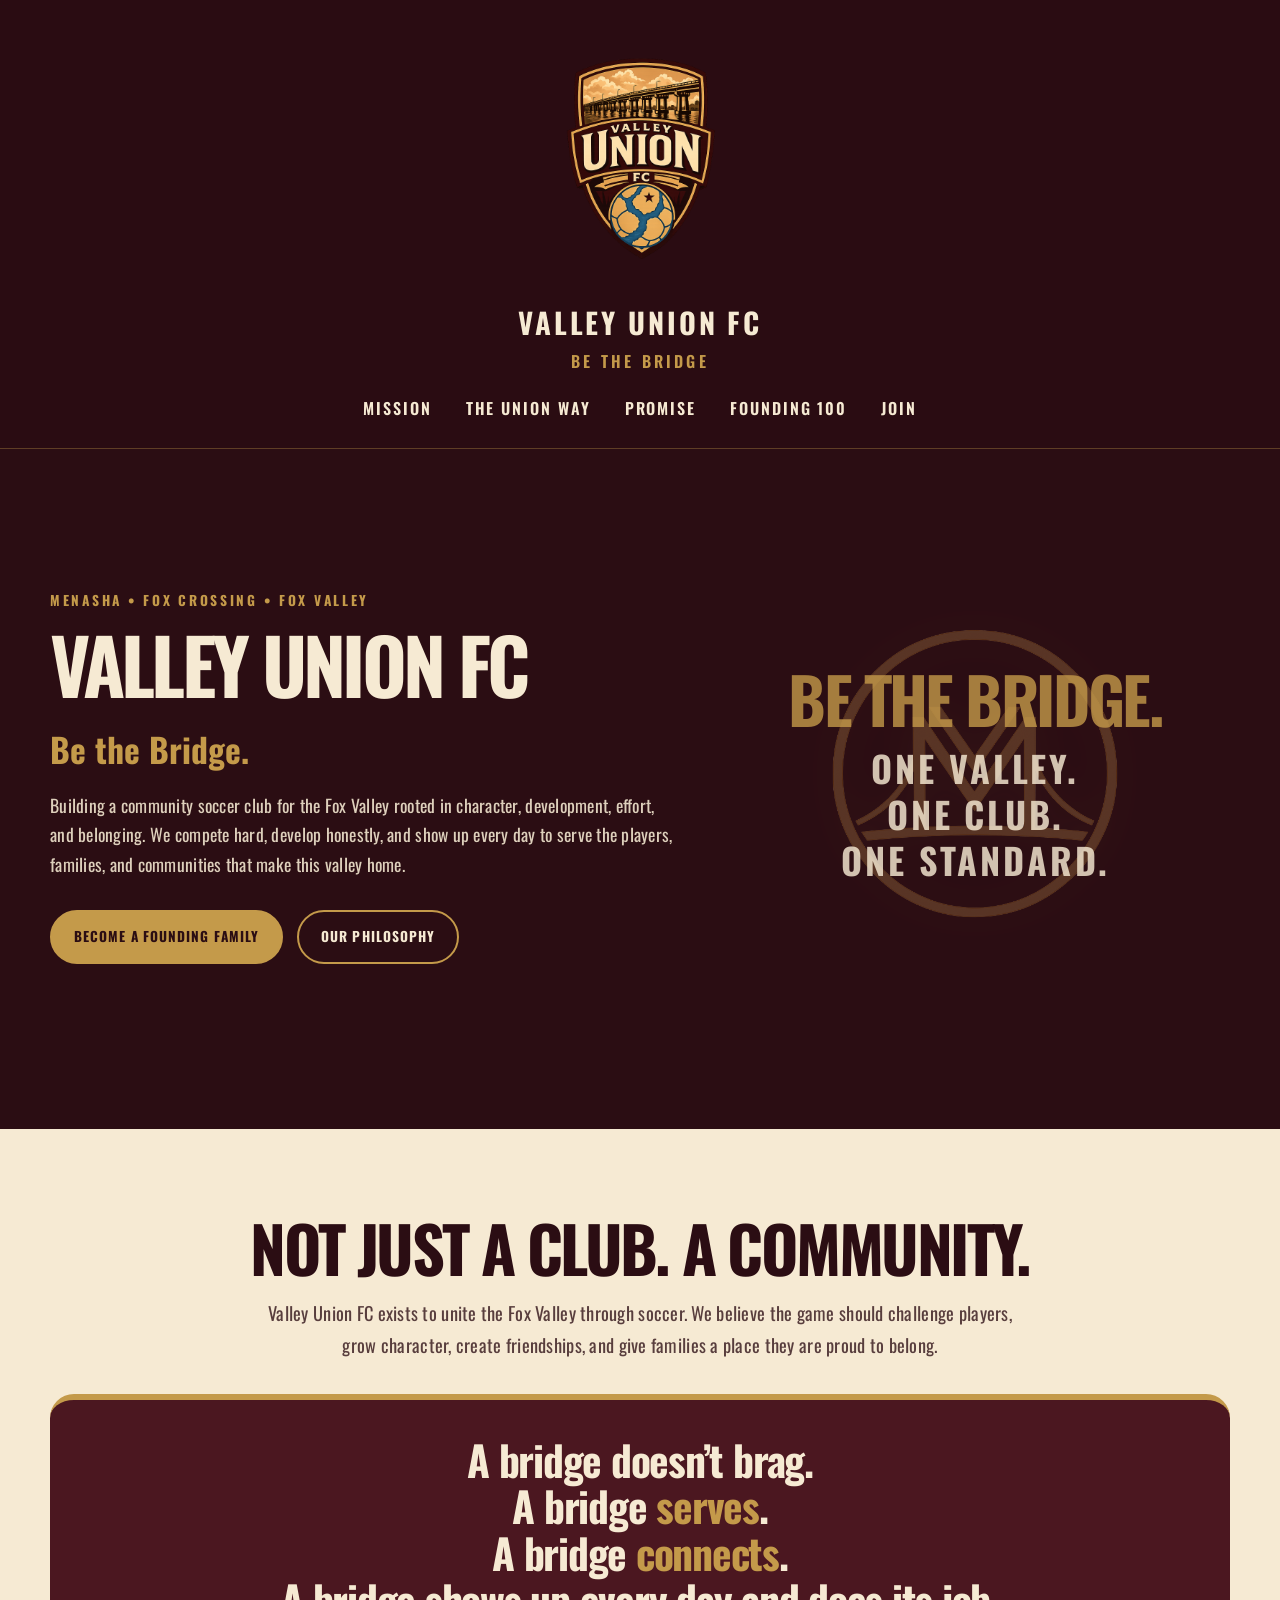
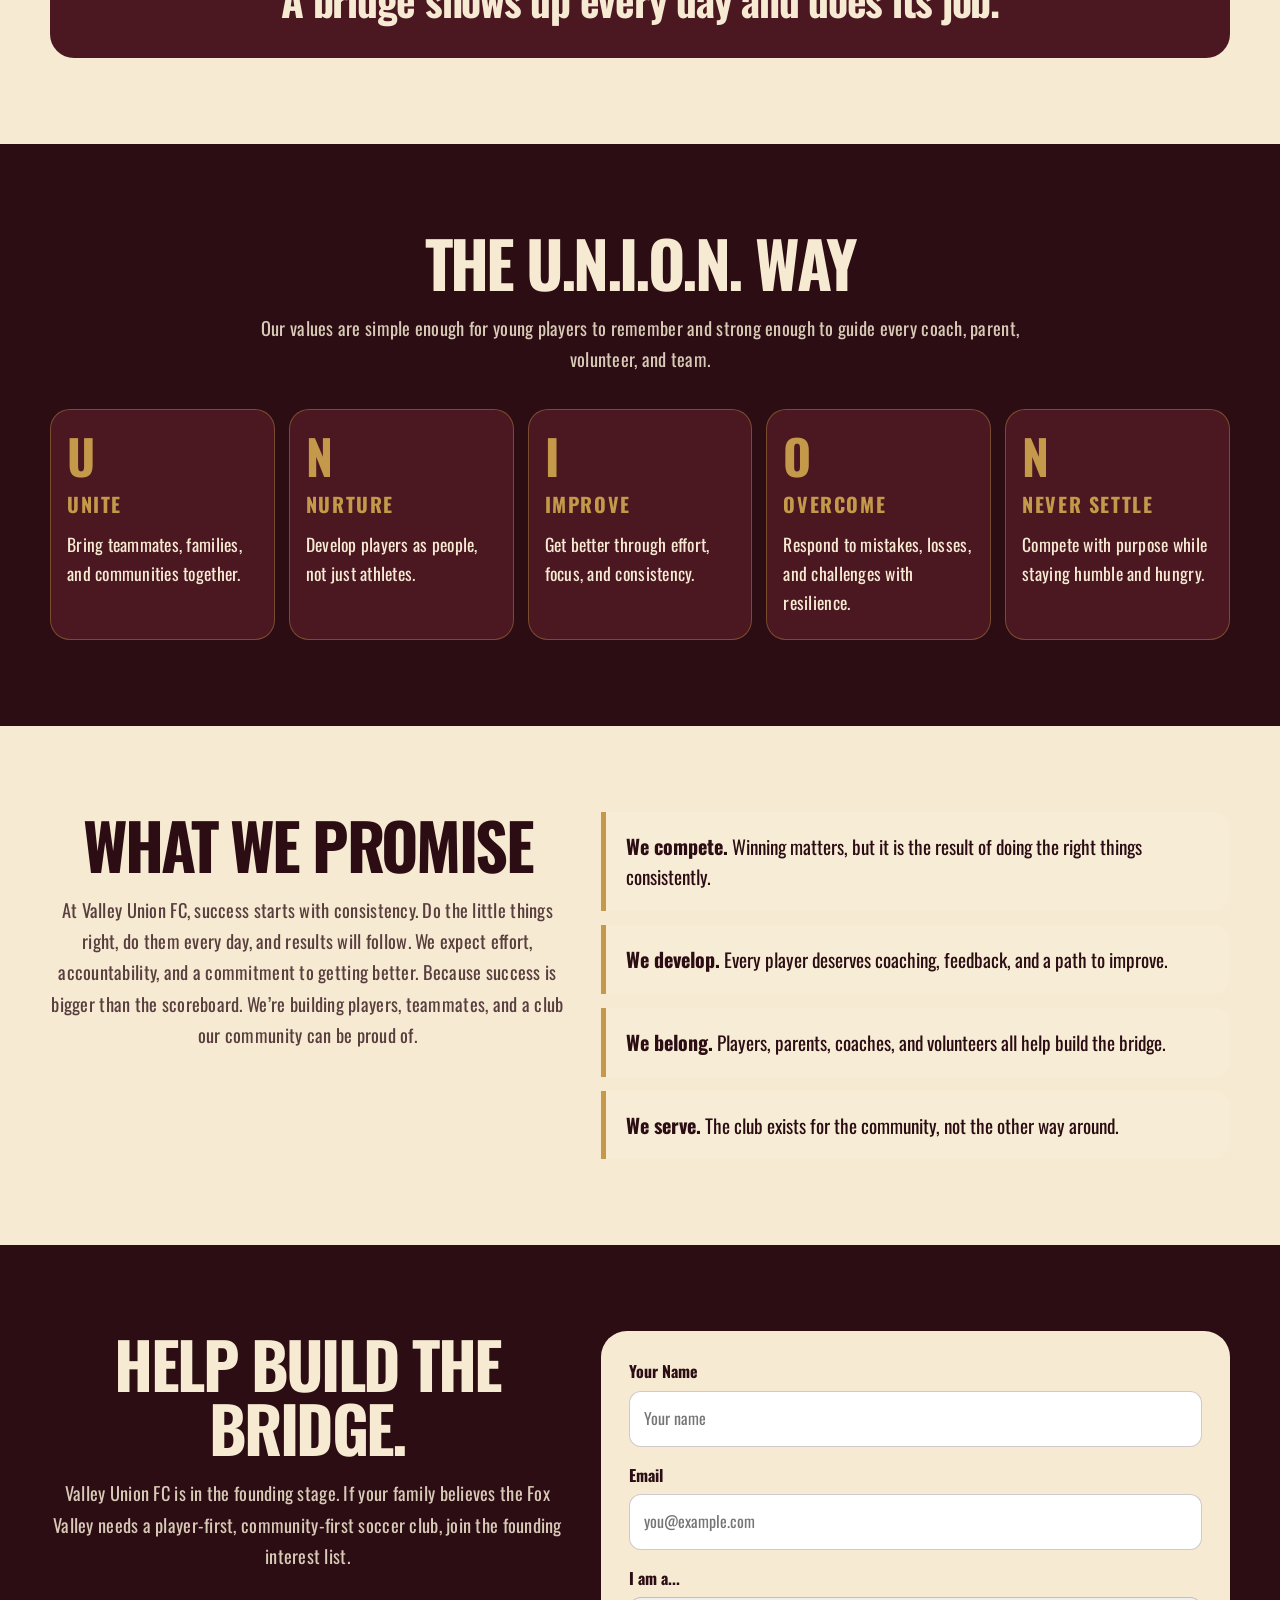
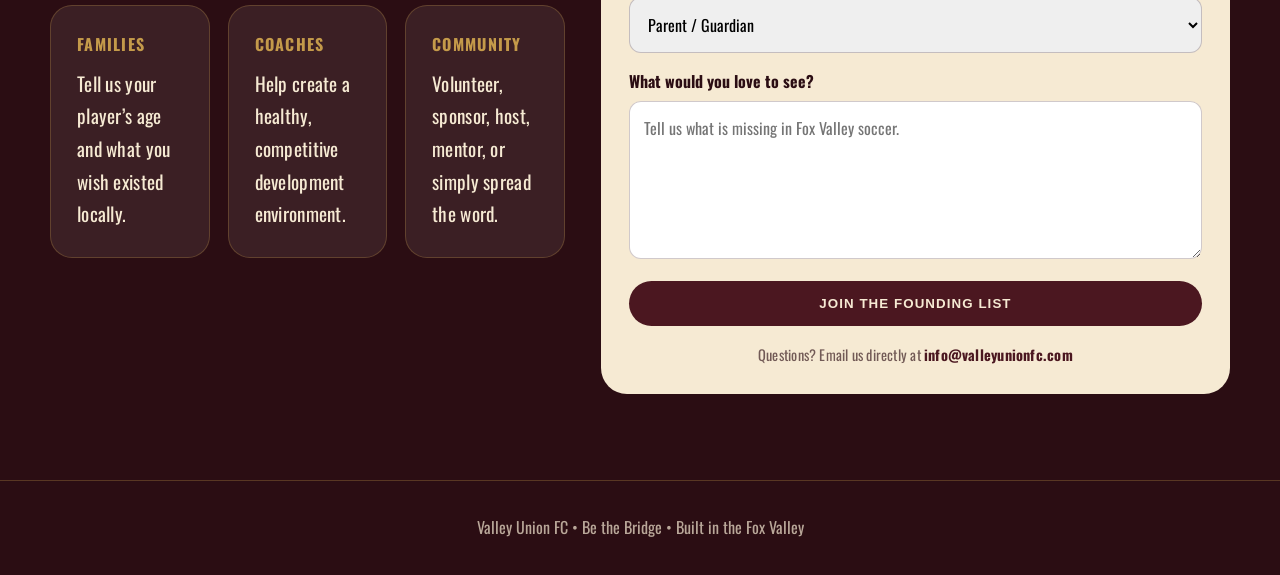
<file: index.html>
<!DOCTYPE html>
<html lang="en">

<head>

  <meta charset="UTF-8">

  <meta
    name="viewport"
    content="width=device-width, initial-scale=1.0"
  >

  <!-- PRIMARY SEO -->
  <title>Valley Union FC | Youth Soccer in the Fox Valley</title>

  <meta
    name="description"
    content="Valley Union FC is a community-focused youth soccer club serving Menasha, Fox Crossing, and the Fox Valley with a commitment to player development, character, effort, and belonging."
  >

  <link
    rel="canonical"
    href="https://valleyunionfc.com/"
  >

  <!-- BROWSER / BRAND -->
  <meta name="theme-color" content="#2b0d13">

  <link rel="icon" href="favicon.ico" sizes="any">
  <link rel="icon" type="image/svg+xml" href="favicon.svg">
  <link rel="icon" type="image/png" sizes="96x96" href="favicon-96x96.png">
  <link rel="apple-touch-icon" href="apple-touch-icon.png">
  <link rel="manifest" href="site.webmanifest">

  <!-- OPEN GRAPH / FACEBOOK -->
  <meta property="og:type" content="website">

  <meta
    property="og:site_name"
    content="Valley Union FC"
  >

  <meta
    property="og:title"
    content="Valley Union FC | Be the Bridge"
  >

  <meta
    property="og:description"
    content="A community-focused youth soccer club for the Fox Valley built around character, development, effort, and belonging."
  >

  <meta
    property="og:url"
    content="https://valleyunionfc.com/"
  >

  <meta
    property="og:image"
    content="https://valleyunionfc.com/assets/Images/valleyunion-social.png"
  >

  <!-- X / TWITTER -->
  <meta
    name="twitter:card"
    content="summary_large_image"
  >

  <meta
    name="twitter:title"
    content="Valley Union FC | Be the Bridge"
  >

  <meta
    name="twitter:description"
    content="A community-focused youth soccer club for the Fox Valley built around character, development, effort, and belonging."
  >

  <meta
    name="twitter:image"
    content="https://valleyunionfc.com/assets/Images/valleyunion-social.png"
  >

  <!-- STRUCTURED DATA -->
  <script type="application/ld+json">
  {
    "@context": "https://schema.org",
    "@type": "SportsClub",
    "name": "Valley Union FC",
    "url": "https://valleyunionfc.com/",
    "logo": "https://valleyunionfc.com/assets/Images/VUFCLogoCrest.png",
    "description": "Valley Union FC is a community-focused youth soccer club serving Menasha, Fox Crossing, and the Fox Valley with a commitment to player development, character, effort, and belonging.",
    "email": "info@valleyunionfc.com",
    "sport": "Soccer",
    "areaServed": [
      {
        "@type": "Place",
        "name": "Menasha, Wisconsin"
      },
      {
        "@type": "Place",
        "name": "Fox Crossing, Wisconsin"
      },
      {
        "@type": "Place",
        "name": "Fox Valley, Wisconsin"
      }
    ]
  }
  </script>

  <!-- STYLES -->
  <link rel="stylesheet" href="css/style.css">

</head>

<body>
  
  <header>
  <div class="nav">
<a class="brand" href="#top">
  <img
    src="assets/Images/VUFCLogoCrest.png"
    alt="Valley Union FC Logo"
    class="brand-mark"
  >

  <span class="brand-name">Valley Union FC</span>
  <span class="brand-tagline">Be The Bridge</span>
</a>

<button
  class="mobile-menu-toggle"
  type="button"
  aria-label="Open navigation menu"
  aria-expanded="false"
  aria-controls="mobile-navigation"
>
  <span></span>
  <span></span>
  <span></span>
</button>

<nav id="mobile-navigation">
  <a href="#mission">Mission</a>
  <a href="#union">The Union Way</a>
  <a href="#promise">Promise</a>
  <a href="founding-100.html">Founding 100</a>
  <a href="#join">Join</a>
</nav>
  </div>
  </header>
    
<main id="top">
   <section class="hero">
  <div class="hero-grid">

    <div>
      <div class="eyebrow">Menasha • Fox Crossing • Fox Valley</div>

      <h1>Valley Union FC</h1>

      <div class="tagline">Be the Bridge.</div>

      <p>
        Building a community soccer club for the Fox Valley rooted in character,
        development, effort, and belonging. We compete hard, develop honestly,
        and show up every day to serve the players, families, and communities
        that make this valley home.
      </p>

      <div class="buttons">
        <a class="btn primary" href="#join">Become a Founding Family</a>
        <a class="btn secondary" href="#mission">Our Philosophy</a>
      </div>
    </div>

    <div class="supporters-banner">
      <div>BE THE BRIDGE.</div>
      <div>ONE VALLEY.</div>
      <div>ONE CLUB.</div>
      <div>ONE STANDARD.</div>
    </div>

  </div>
</section>

    <section id="mission" class="light">
      <div class="container">
        <h2 class="section-title">Not just a club. A community.</h2>
        <p class="section-copy">
          Valley Union FC exists to unite the Fox Valley through soccer. We believe
          the game should challenge players, grow character, create friendships,
          and give families a place they are proud to belong.
        </p>

        <div class="quote">
          A bridge doesn’t brag.<br>
          A bridge <span>serves</span>.<br>
          A bridge <span>connects</span>.<br>
          A bridge shows up every day and does its job.
        </div>
      </div>
    </section>

    <section id="union">
      <div class="container">
        <h2 class="section-title">The U.N.I.O.N. Way</h2>
        <p class="section-copy">
          Our values are simple enough for young players to remember and strong
          enough to guide every coach, parent, volunteer, and team.
        </p>

        <div class="union-grid">
          <div class="value">
            <div class="letter">U</div>
            <strong>Unite</strong>
            <p>Bring teammates, families, and communities together.</p>
          </div>
          <div class="value">
            <div class="letter">N</div>
            <strong>Nurture</strong>
            <p>Develop players as people, not just athletes.</p>
          </div>
          <div class="value">
            <div class="letter">I</div>
            <strong>Improve</strong>
            <p>Get better through effort, focus, and consistency.</p>
          </div>
          <div class="value">
            <div class="letter">O</div>
            <strong>Overcome</strong>
            <p>Respond to mistakes, losses, and challenges with resilience.</p>
          </div>
          <div class="value">
            <div class="letter">N</div>
            <strong>Never Settle</strong>
            <p>Compete with purpose while staying humble and hungry.</p>
          </div>
        </div>
      </div>
    </section>

    <section id="promise" class="light">
  <div class="container two-col">

    <div>
      <h2 class="section-title">What We Promise</h2>

      <p class="section-copy">
        At Valley Union FC, success starts with consistency. 
        Do the little things right, do them every day, and results will follow. 
        We expect effort, accountability, and a commitment to getting better. 
        Because success is bigger than the scoreboard. 
        We’re building players, teammates, and a club our community can be proud of.
      </p>
    </div>

    <div class="promise-list">
      <div class="promise">
        <strong>We compete.</strong>
        Winning matters, but it is the result of doing the right things consistently.
      </div>

      <div class="promise">
        <strong>We develop.</strong>
        Every player deserves coaching, feedback, and a path to improve.
      </div>

      <div class="promise">
        <strong>We belong.</strong>
        Players, parents, coaches, and volunteers all help build the bridge.
      </div>

      <div class="promise">
        <strong>We serve.</strong>
        The club exists for the community, not the other way around.
      </div>
    </div>

  </div>
</section>

    <section id="join">
      <div class="container two-col">
        <div>
          <h2 class="section-title">Help build the bridge.</h2>
          <p class="section-copy">
            Valley Union FC is in the founding stage. If your family believes the
            Fox Valley needs a player-first, community-first soccer club, join the
            founding interest list.
          </p>

          <div class="cards">
            <div class="card">
              <h3>Families</h3>
              <p>Tell us your player’s age and what you wish existed locally.</p>
            </div>
            <div class="card">
              <h3>Coaches</h3>
              <p>Help create a healthy, competitive development environment.</p>
            </div>
            <div class="card">
              <h3>Community</h3>
              <p>Volunteer, sponsor, host, mentor, or simply spread the word.</p>
            </div>
          </div>
        </div>

        <form
  class="form"
  id="foundingForm"
  action="https://formspree.io/f/xbgrpake"
  method="POST"
>

  <input
    type="hidden"
    name="_subject"
    value="New Valley Union Founding List Submission"
  >

  <label for="name">Your Name</label>
  <input
    id="name"
    name="name"
    type="text"
    placeholder="Your name"
    required
  >

  <label for="email">Email</label>
  <input
    id="email"
    name="email"
    type="email"
    placeholder="you@example.com"
    required
  >

  <label for="role">I am a...</label>
  <select id="role" name="role" required>
    <option value="Parent / Guardian">Parent / Guardian</option>
    <option value="Coach">Coach</option>
    <option value="Player">Player</option>
    <option value="Volunteer">Volunteer</option>
    <option value="Sponsor / Community Partner">
      Sponsor / Community Partner
    </option>
  </select>

  <label for="message">What would you love to see?</label>
<textarea
  id="message"
  name="message"
  rows="5"
  placeholder="Tell us what is missing in Fox Valley soccer."
></textarea>

<button type="submit" id="submitButton">
  Join the Founding List
</button>

<p class="form-note">
  Questions? Email us directly at
  <a href="mailto:info@valleyunionfc.com">
    info@valleyunionfc.com
  </a>
</p>

</form>

<div class="form-success" id="formSuccess" hidden>
  <div class="form-success-mark">VUFC</div>

  <h3>Welcome to the Union.</h3>

  <p>
    Thanks for reaching out to Valley Union FC.
    We've received your information and will be in touch
    as we continue building our inaugural teams and programs.
  </p>

  <p class="form-success-small">
    We're glad you're here from the beginning. "Be The Bridge"
  </p>
</div>
        
      </div>
    </section>
  </main>

  <footer>
    Valley Union FC • Be the Bridge • Built in the Fox Valley
  </footer>

<script>

  /* ---------- MOBILE NAVIGATION ---------- */

  const menuToggle = document.querySelector(".mobile-menu-toggle");
  const mobileNav = document.getElementById("mobile-navigation");

  if (menuToggle && mobileNav) {
    menuToggle.addEventListener("click", () => {
      const isOpen = mobileNav.classList.toggle("is-open");

      menuToggle.classList.toggle("is-open", isOpen);

      menuToggle.setAttribute("aria-expanded", isOpen);
      menuToggle.setAttribute(
        "aria-label",
        isOpen ? "Close navigation menu" : "Open navigation menu"
      );
    });

    mobileNav.querySelectorAll("a").forEach((link) => {
      link.addEventListener("click", () => {
        mobileNav.classList.remove("is-open");
        menuToggle.classList.remove("is-open");

        menuToggle.setAttribute("aria-expanded", "false");
        menuToggle.setAttribute(
          "aria-label",
          "Open navigation menu"
        );
      });
    });
  }


  /* ---------- FOUNDING LIST FORM ---------- */

  const foundingForm = document.getElementById("foundingForm");
  const formSuccess = document.getElementById("formSuccess");
  const submitButton = document.getElementById("submitButton");

  foundingForm.addEventListener("submit", async function (event) {
    event.preventDefault();

    submitButton.disabled = true;
    submitButton.textContent = "Joining...";

    const formData = new FormData(foundingForm);

    try {
      const response = await fetch(foundingForm.action, {
        method: foundingForm.method,
        body: formData,
        headers: {
          Accept: "application/json"
        }
      });

      if (response.ok) {
        foundingForm.hidden = true;
        formSuccess.hidden = false;

        formSuccess.scrollIntoView({
          behavior: "smooth",
          block: "center"
        });

        foundingForm.reset();

      } else {
        submitButton.disabled = false;
        submitButton.textContent = "Join the Founding List";

        alert(
          "Something went wrong. Please try again or email info@valleyunionfc.com."
        );
      }

    } catch (error) {
      submitButton.disabled = false;
      submitButton.textContent = "Join the Founding List";

      alert(
        "Something went wrong. Please try again or email info@valleyunionfc.com."
      );
    }
  });

</script>

</body>
</html>
</file>
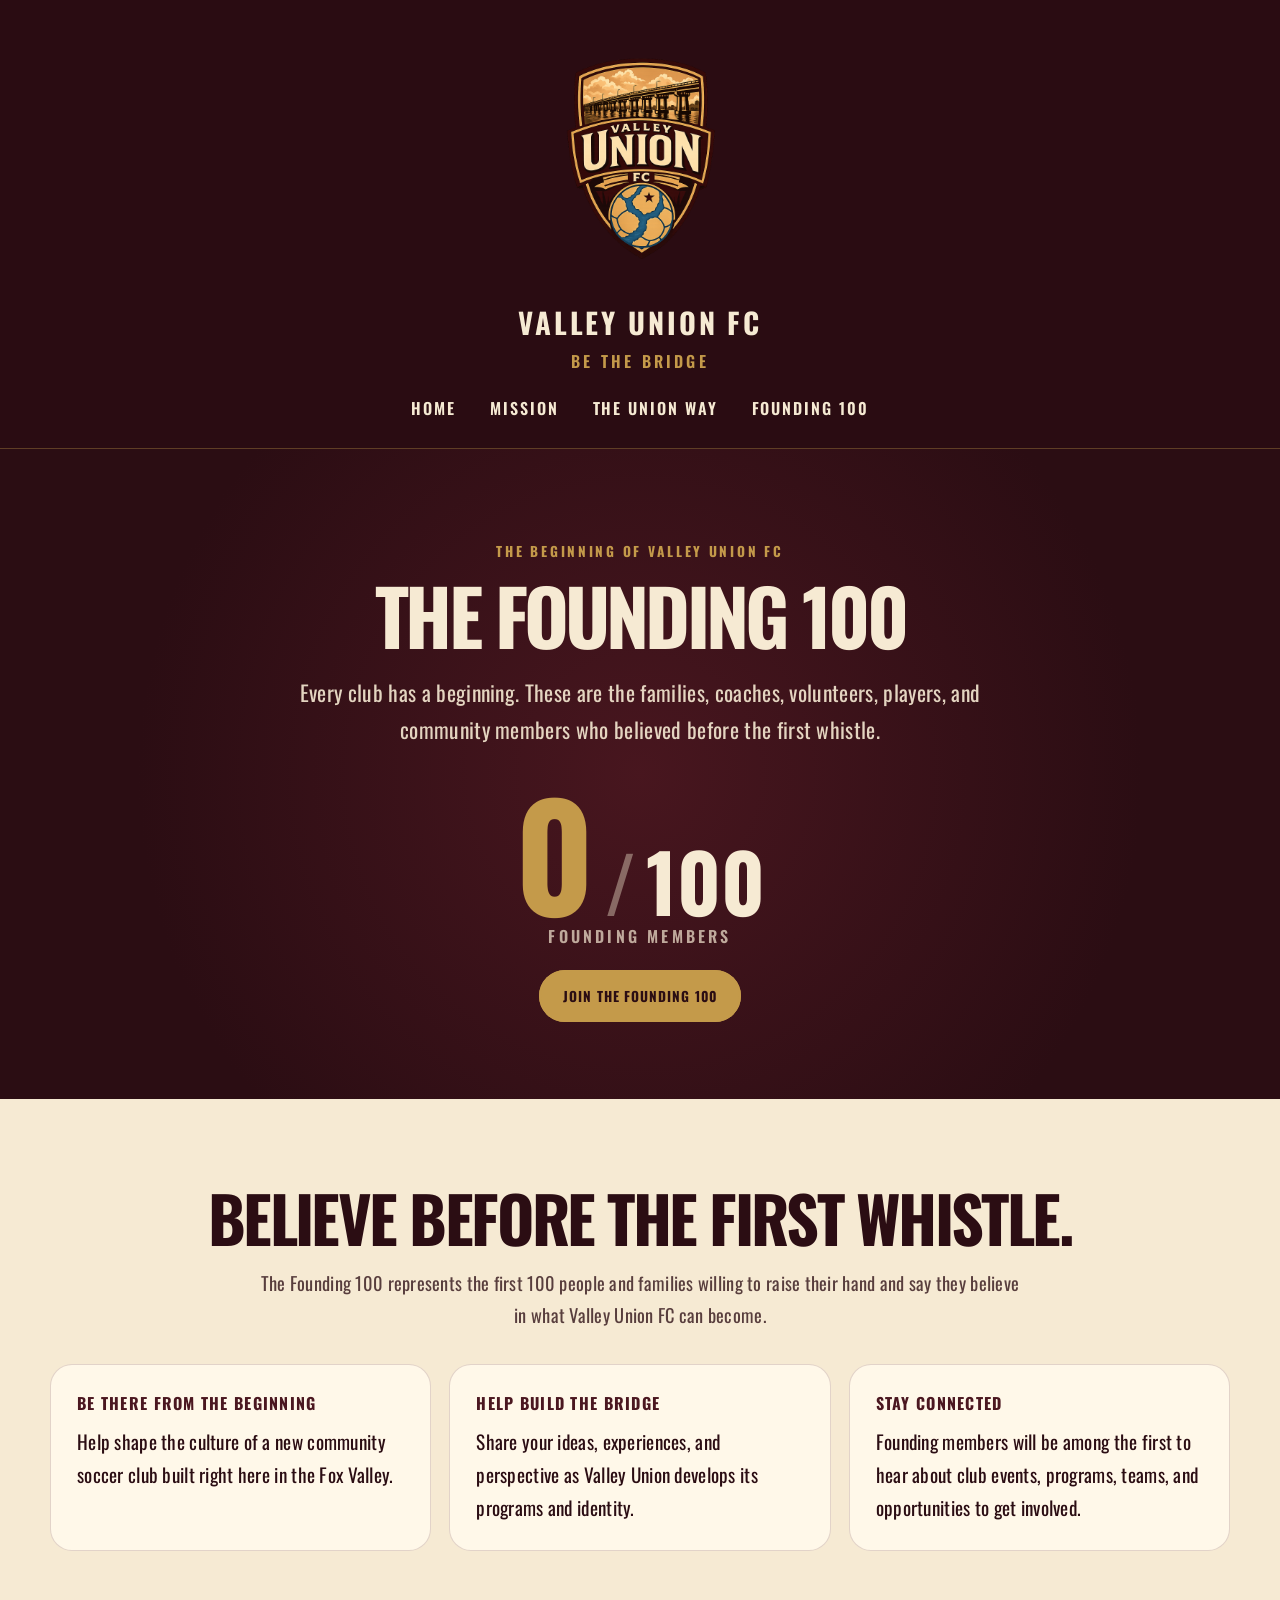
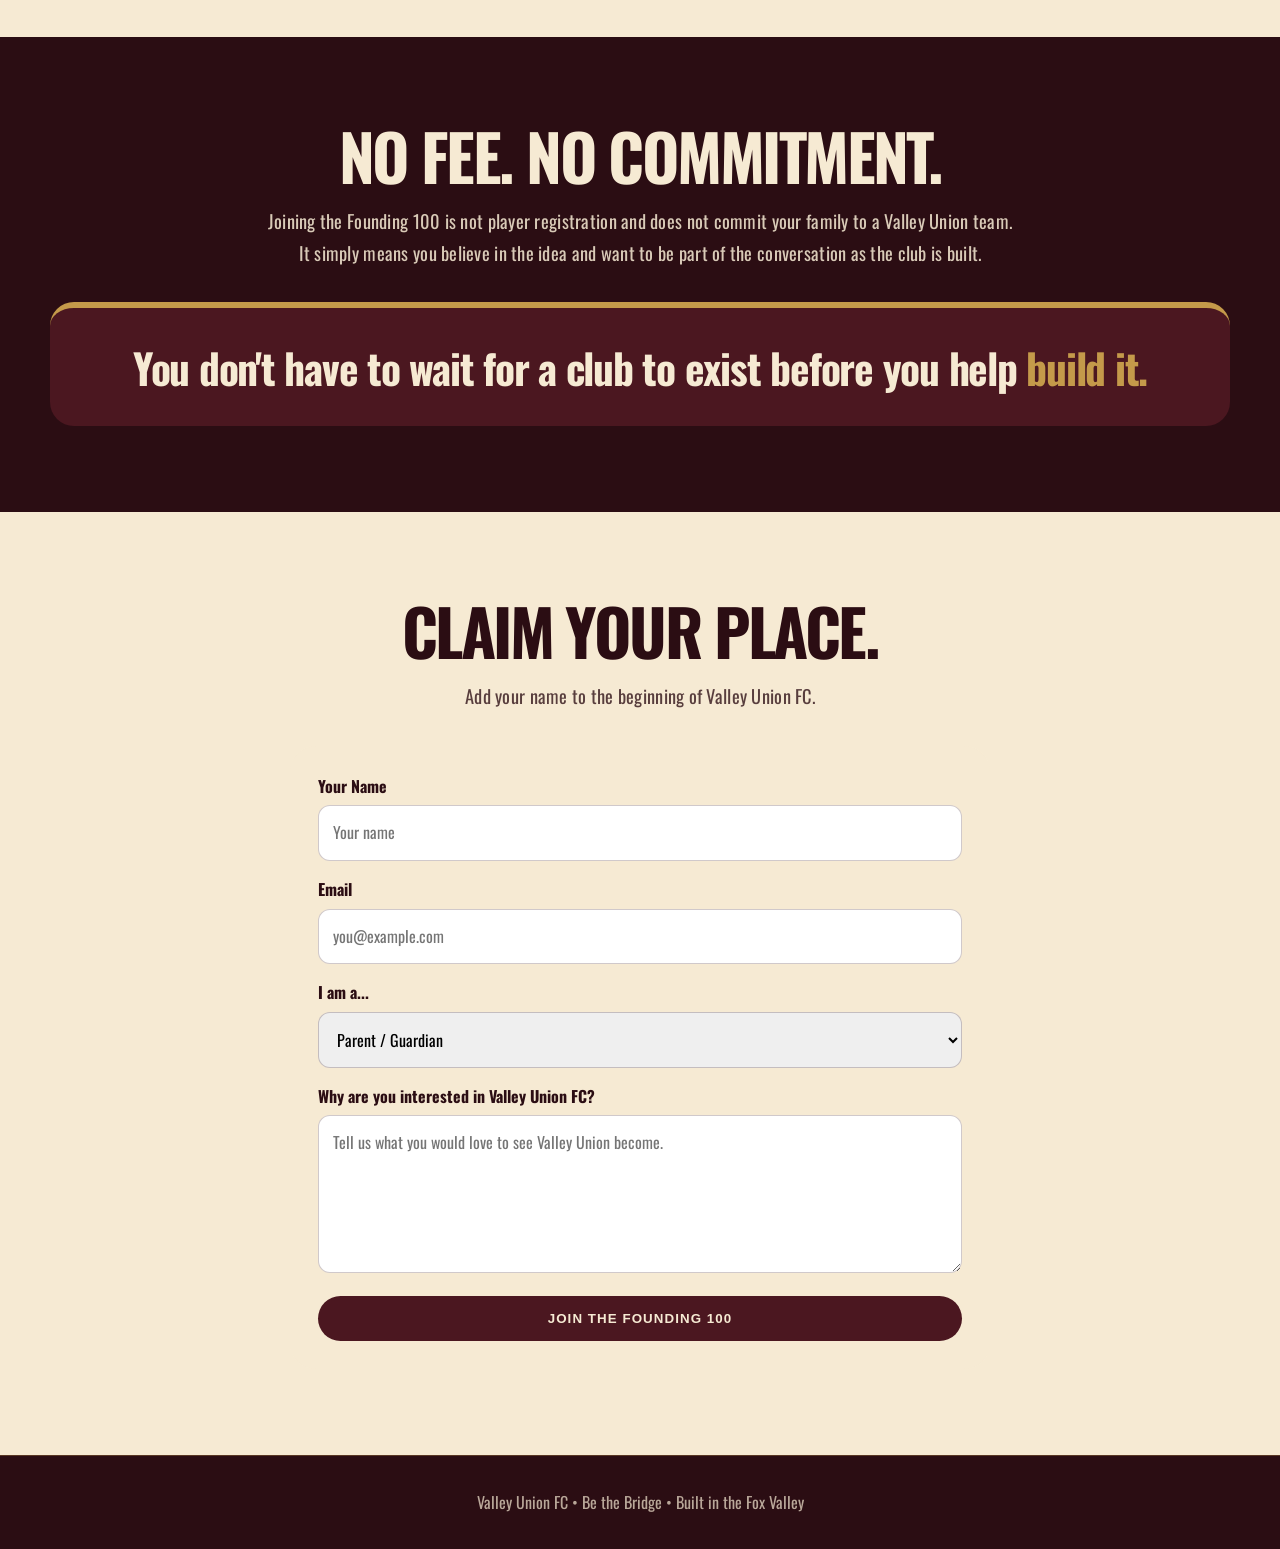
<file: founding-100.html>
<!DOCTYPE html>
<html lang="en">

<head>
  <meta charset="UTF-8">
  <meta name="viewport" content="width=device-width, initial-scale=1.0">

  <title>Founding 100 | Valley Union FC</title>

  <link rel="stylesheet" href="css/style.css">

  <link rel="icon" href="favicon.ico" sizes="any">
  <link rel="icon" type="image/svg+xml" href="favicon.svg">
  <link rel="icon" type="image/png" sizes="96x96" href="favicon-96x96.png">
  <link rel="apple-touch-icon" href="apple-touch-icon.png">
  <link rel="manifest" href="site.webmanifest">
</head>

<body>

<header>
  <div class="nav">

    <a class="brand" href="index.html">
      <img
        src="assets/Images/VUFCLogoCrest.png"
        alt="Valley Union FC Logo"
        class="brand-mark"
      >

      <span class="brand-name">Valley Union FC</span>
      <span class="brand-tagline">Be The Bridge</span>
    </a>

    <nav>
      <a href="index.html">Home</a>
      <a href="index.html#mission">Mission</a>
      <a href="index.html#union">The Union Way</a>
      <a href="founding-100.html">Founding 100</a>
    </nav>

  </div>
</header>


<main>

  <!-- FOUNDING 100 HERO -->

  <section class="founding-hero">

    <div class="container founding-hero-content">

      <p class="eyebrow">
        The Beginning of Valley Union FC
      </p>

      <h1 class="founding-title">
        The Founding 100
      </h1>

      <p class="founding-lead">
        Every club has a beginning.
        These are the families, coaches, volunteers, players,
        and community members who believed before the first whistle.
      </p>

      <div class="founding-count">
        <span class="founding-number">0</span>
        <span class="founding-divider">/</span>
        <span class="founding-total">100</span>
      </div>

      <p class="founding-count-label">
        Founding Members
      </p>

      <a href="#founding-form" class="btn primary">
        Join the Founding 100
      </a>

    </div>

  </section>


  <!-- WHAT IS IT -->

  <section class="light">

    <div class="container">

      <h2 class="section-title">
        Believe Before the First Whistle.
      </h2>

      <p class="section-copy">
        The Founding 100 represents the first 100 people and families
        willing to raise their hand and say they believe in what
        Valley Union FC can become.
      </p>

      <div class="cards">

        <div class="card">
          <h3>Be There From The Beginning</h3>
          <p>
            Help shape the culture of a new community soccer club
            built right here in the Fox Valley.
          </p>
        </div>

        <div class="card">
          <h3>Help Build The Bridge</h3>
          <p>
            Share your ideas, experiences, and perspective as Valley
            Union develops its programs and identity.
          </p>
        </div>

        <div class="card">
          <h3>Stay Connected</h3>
          <p>
            Founding members will be among the first to hear about
            club events, programs, teams, and opportunities to get involved.
          </p>
        </div>

      </div>

    </div>

  </section>


  <!-- NOT A REGISTRATION -->

  <section>

    <div class="container">

      <h2 class="section-title">
        No Fee. No Commitment.
      </h2>

      <p class="section-copy">
        Joining the Founding 100 is not player registration and does not
        commit your family to a Valley Union team. It simply means you
        believe in the idea and want to be part of the conversation as
        the club is built.
      </p>

      <div class="quote">
        You don't have to wait for a club to exist
        before you help <span>build it.</span>
      </div>

    </div>

  </section>


  <!-- FORM -->

  <section id="founding-form" class="light">

    <div class="container founding-form-container">

      <h2 class="section-title">
        Claim Your Place.
      </h2>

      <p class="section-copy">
        Add your name to the beginning of Valley Union FC.
      </p>

      <form
        class="form founding-form"
        id="founding100Form"
        action="https://formspree.io/f/xbgrpake"
        method="POST"
      >

        <input
          type="hidden"
          name="_subject"
          value="New Valley Union Founding 100 Submission"
        >

        <input
          type="hidden"
          name="list"
          value="Founding 100"
        >


        <label for="founding-name">
          Your Name
        </label>

        <input
          id="founding-name"
          name="name"
          type="text"
          placeholder="Your name"
          required
        >


        <label for="founding-email">
          Email
        </label>

        <input
          id="founding-email"
          name="email"
          type="email"
          placeholder="you@example.com"
          required
        >


        <label for="founding-role">
          I am a...
        </label>

        <select
          id="founding-role"
          name="role"
          required
        >
          <option value="Parent / Guardian">
            Parent / Guardian
          </option>

          <option value="Coach">
            Coach
          </option>

          <option value="Player">
            Player
          </option>

          <option value="Volunteer">
            Volunteer
          </option>

          <option value="Community Supporter">
            Community Supporter
          </option>

          <option value="Sponsor / Community Partner">
            Sponsor / Community Partner
          </option>
        </select>


        <label for="founding-message">
          Why are you interested in Valley Union FC?
        </label>

        <textarea
          id="founding-message"
          name="message"
          rows="5"
          placeholder="Tell us what you would love to see Valley Union become."
        ></textarea>


        <button type="submit" id="foundingSubmitButton">
          Join the Founding 100
        </button>

      </form>


      <div
        class="form-success"
        id="foundingSuccess"
        hidden
      >

        <div class="form-success-mark">
          VUFC
        </div>

        <h3>
          You're Part of the Beginning.
        </h3>

        <p>
          Your name has been added to the Valley Union FC
          Founding 100 interest list.
        </p>

        <p class="form-success-small">
          Welcome to the Union. Be the Bridge.
        </p>

      </div>

    </div>

  </section>

</main>


<footer>
  Valley Union FC • Be the Bridge • Built in the Fox Valley
</footer>


<script>

const founding100Form =
  document.getElementById("founding100Form");

const foundingSuccess =
  document.getElementById("foundingSuccess");

const foundingSubmitButton =
  document.getElementById("foundingSubmitButton");


founding100Form.addEventListener(
  "submit",
  async function(event) {

    event.preventDefault();

    foundingSubmitButton.disabled = true;
    foundingSubmitButton.textContent =
      "Joining the Founding 100...";

    const formData =
      new FormData(founding100Form);

    try {

      const response =
        await fetch(
          founding100Form.action,
          {
            method: founding100Form.method,
            body: formData,
            headers: {
              Accept: "application/json"
            }
          }
        );

      if (response.ok) {

        founding100Form.hidden = true;
        foundingSuccess.hidden = false;

        foundingSuccess.scrollIntoView({
          behavior: "smooth",
          block: "center"
        });

        founding100Form.reset();

      } else {

        foundingSubmitButton.disabled = false;

        foundingSubmitButton.textContent =
          "Join the Founding 100";

        alert(
          "Something went wrong. Please try again or email info@valleyunionfc.com."
        );
      }

    } catch (error) {

      foundingSubmitButton.disabled = false;

      foundingSubmitButton.textContent =
        "Join the Founding 100";

      alert(
        "Something went wrong. Please try again or email info@valleyunionfc.com."
      );
    }

  }
);

</script>

</body>
</html>
</file>
<file: css/style.css>
@import url('https://fonts.googleapis.com/css2?family=Oswald:wght@400;500;600;700&display=swap');
:root {
      --maroon: #4b1720;
      --maroon-dark: #2b0d13;
      --gold: #c49a4a;
      --cream: #f6ead3;
      --tan: #d6b777;
      --river: #437f9d;
      --ink: #1d1717;
      --white: #fffaf0;
    }
.supporters-banner {
  position: relative;
  text-align: center;
  margin: 0;
  line-height: 1;
}
 .supporters-banner div {
  position: relative;
  z-index: 1;
}   
.supporters-banner::before {
    content: "";
    position: absolute;

    top: 50%;
    left: 50%;
    transform: translate(-50%, -50%);

    width: clamp(300px, 45vw, 750px);
    height: clamp(300px, 45vw, 750px);

    background: url("../assets/Images/5F0C1E26-12FA-464C-8C86-75D9571A091D.png") center/contain no-repeat;

    opacity: 0.25;

    z-index: 0;

    pointer-events: none;

    filter: drop-shadow(0 0 20px rgba(196,154,74,0.25));
}

.supporters-banner div:first-child {
  font-size: clamp(2.5rem, 5vw, 4rem);
  font-weight: 900;
  color: rgba(196, 154, 74, 0.8);
  margin-bottom: 20px;
  letter-spacing: -0.04em;
}
.supporters-banner div:not(:first-child) {
  font-size: clamp(1.5rem, 3vw, 2.25rem);
  font-weight: 900;
  color: rgba(246, 234, 211, 0.82);
  text-transform: uppercase;
  letter-spacing: 0.08em;
  margin-bottom: 10px;
}

    * {
      box-sizing: border-box;
      margin: 0;
      padding: 0;
    }

    html {
      scroll-behavior: smooth;
    }

    body {
  font-family: "Oswald", Arial, sans-serif;
  color: var(--cream);
  background: var(--maroon-dark);
  line-height: 1.6;
  font-weight: 400;
}

p {
  font-size: 1.2rem;
  letter-spacing: 0.015em;
  line-height: 1.7;
}

    a {
      color: inherit;
      text-decoration: none;
    }

   header {
  position: relative;
  z-index: 10;
  background: rgba(43, 13, 19, 0.94);
  border-bottom: 1px solid rgba(196, 154, 74, 0.35);
  backdrop-filter: blur(8px);
}

/* HEADER LAYOUT */
.nav {
  max-width: 1180px;
  margin: 0 auto;
  padding: 22px 22px 20px;

  display: flex;
  flex-direction: column;
  align-items: center;
  justify-content: center;

  gap: 8px;
  text-align: center;
}

/* ---------- MOBILE MENU BUTTON ---------- */

.mobile-menu-toggle {
  display: none;

  width: 46px;
  height: 46px;
  padding: 10px;

  border: 1px solid rgba(196, 154, 74, 0.45);
  border-radius: 12px;

  background: transparent;
  cursor: pointer;
}

.mobile-menu-toggle span {
  display: block;

  width: 100%;
  height: 2px;
  margin: 5px 0;

  border-radius: 999px;

  background: var(--cream);

  transition:
    transform 220ms ease,
    opacity 220ms ease;
}

.mobile-menu-toggle.is-open span:nth-child(1) {
  transform: translateY(7px) rotate(45deg);
}

.mobile-menu-toggle.is-open span:nth-child(2) {
  opacity: 0;
}

.mobile-menu-toggle.is-open span:nth-child(3) {
  transform: translateY(-7px) rotate(-45deg);
}

/* CREST + CLUB NAME */
.brand {
  display: flex;
  flex-direction: column;
  align-items: center;

  gap: 2px;

  font-family: "Oswald", sans-serif;
  text-transform: uppercase;
}

.brand-mark {
  width: 275px;
  height: 275px;
  object-fit: contain;
  display: block;
}

.brand-name {
  font-size: 1.8rem;
  font-weight: 700;
  letter-spacing: 0.10em;
  color: var(--cream);
}

.brand-tagline {
  margin-top: 2px;
  font-size: 1rem;
  font-weight: 600;
  letter-spacing: 0.20em;
  color: var(--gold);
}

/* HEADER NAVIGATION */
nav {
  display: flex;
  align-items: center;
  justify-content: center;

  gap: 34px;
  margin-top: 6px;

  font-family: "Oswald", sans-serif;
  font-size: 1rem;
  font-weight: 600;

  text-transform: uppercase;
  letter-spacing: 0.12em;
}

nav a {
  position: relative;
  padding: 7px 0;

  color: var(--cream);

  transition:
    color 0.25s ease;
}

nav a::after {
  content: "";

  position: absolute;
  left: 0;
  bottom: 1px;

  width: 100%;
  height: 2px;

  background: var(--gold);

  transform: scaleX(0);
  transform-origin: center;

  transition: transform 0.25s ease;
}

nav a:hover {
  color: var(--gold);
}

nav a:hover::after {
  transform: scaleX(1);
}    

.hero {
  min-height: calc(100vh - 220px);
  display: grid;
  place-items: center;
  padding: 40px 22px 64px;
  position: relative;
  overflow: hidden;
  background:
    linear-gradient(rgba(43, 13, 19, 0.62), rgba(43, 13, 19, 0.86));
}

  .hero-grid {
  width: 100%;
  max-width: 1180px;
  display: grid;
  grid-template-columns: 1.1fr 0.9fr;
  gap: 48px;
  align-items: center;
  position: relative;
  z-index: 2;
}  

    .eyebrow {
      color: var(--gold);
      text-transform: uppercase;
      letter-spacing: 0.2em;
      font-weight: 800;
      font-size: 0.85rem;
      margin-bottom: 16px;
    }

    h1 {
      font-size: clamp(2.2rem, 6vw, 5rem);
      line-height: 0.92;
      letter-spacing: -0.05em;
      text-transform: uppercase;
      white-space: nowrap;
      margin-bottom: 24px;
    }

    .tagline {
      font-size: clamp(1.25rem, 3vw, 2.1rem);
      color: var(--gold);
      font-weight: 900;
      margin-bottom: 14px;
    }

    .hero p {
      max-width: 660px;
      font-size: 1.1rem;
      color: rgba(246, 234, 211, 0.88);
    }

    .buttons {
      display: flex;
      flex-wrap: wrap;
      gap: 14px;
      margin-top: 30px;
    }

    .btn {
      padding: 14px 22px;
      border-radius: 999px;
      font-weight: 900;
      text-transform: uppercase;
      letter-spacing: 0.08em;
      font-size: 0.85rem;
      border: 2px solid var(--gold);
    }

    .btn.primary {
      background: var(--gold);
      color: var(--maroon-dark);
    }

    .btn.secondary {
      color: var(--cream);
    }

    section {
      padding: 86px 22px;
    }

    .container {
      max-width: 1180px;
      margin: 0 auto;
    }

    .section-title {
      font-size: clamp(2rem, 5vw, 4rem);
      line-height: 1;
      text-transform: uppercase;
      margin-bottom: 18px;
      letter-spacing: -0.04em;
      text-align: center;
    }

    .section-copy {
  max-width: 760px;
  color: rgba(246, 234, 211, 0.86);
  font-size: 1.15rem;
  line-height: 1.7;

  margin: 0 auto 34px;
  text-align: center;
}
    .light {
      background: var(--cream);
      color: var(--maroon-dark);
    }

    .light .section-copy {
      color: rgba(43, 13, 19, 0.78);
    }

    .cards {
      display: grid;
      grid-template-columns: repeat(3, 1fr);
      gap: 18px;
    }

    .card {
      background: rgba(255, 250, 240, 0.08);
      border: 1px solid rgba(196, 154, 74, 0.28);
      border-radius: 22px;
      padding: 26px;
    }

    .light .card {
      background: #fff8e9;
      border-color: rgba(75, 23, 32, 0.16);
    }

    .card h3 {
      color: var(--gold);
      text-transform: uppercase;
      letter-spacing: 0.08em;
      margin-bottom: 10px;
      font-size: 1rem;
    }

    .light .card h3 {
      color: var(--maroon);
    }

    .union-grid {
      display: grid;
      grid-template-columns: repeat(5, 1fr);
      gap: 14px;
      margin-top: 34px;
    }

    .value {
      background: var(--maroon);
      color: var(--cream);
      border-radius: 20px;
      padding: 22px 16px;
      min-height: 150px;
      border: 1px solid rgba(196, 154, 74, 0.4);
    }

    .letter {
      font-size: 3rem;
      font-weight: 900;
      color: var(--gold);
      line-height: 1;
    }

    .value strong {
  display: block;
  margin: 8px 0 10px;

  color: var(--gold);

  font-size: 1.25rem;
  font-weight: 700;

  text-transform: uppercase;
  letter-spacing: 0.08em;
}

.value p {
  font-size: 1.1rem;
  line-height: 1.65;
  color: var(--cream);
}

    .quote {
      background: var(--maroon);
      color: var(--cream);
      border-top: 6px solid var(--gold);
      border-radius: 24px;
      padding: 36px;
      font-size: clamp(1.4rem, 4vw, 2.6rem);
      line-height: 1.12;
      font-weight: 900;
      letter-spacing: -0.03em;
      text-align: center;
    }

    .quote span {
      color: var(--gold);
    }

    .two-col {
      display: grid;
      grid-template-columns: 0.9fr 1.1fr;
      gap: 36px;
      align-items: start;
    }

    .promise-list {
      display: grid;
      gap: 14px;
    }

    .promise {
     padding: 18px 20px;
     border-left: 5px solid var(--gold);
     background: rgba(255, 250, 240, 0.08);
     border-radius: 0 16px 16px 0;
     font-size: 1.2rem;
     line-height: 1.6;
    }

    .promise strong {
  font-size: 1.25rem;
  font-weight: 700;
}

    .form {
      background: var(--cream);
      color: var(--maroon-dark);
      border-radius: 26px;
      padding: 28px;
    }

    .form label {
      font-weight: 800;
      display: block;
      margin-bottom: 6px;
    }

    .form input, .form select, .form textarea {
      width: 100%;
      padding: 14px;
      border-radius: 12px;
      border: 1px solid rgba(43, 13, 19, 0.22);
      margin-bottom: 16px;
      font: inherit;
    }

    .form button {
      width: 100%;
      padding: 15px;
      border: none;
      border-radius: 999px;
      background: var(--maroon);
      color: var(--cream);
      font-weight: 900;
      text-transform: uppercase;
      letter-spacing: 0.08em;
      cursor: pointer;
    }

    footer {
      padding: 34px 22px;
      border-top: 1px solid rgba(196, 154, 74, 0.3);
      text-align: center;
      color: rgba(246, 234, 211, 0.7);
    }

  @media (max-width: 860px) {
  .hero-grid {
    grid-template-columns: 1fr;
    text-align: center;
  }

  h1 {
    white-space: normal;
  }

  .hero p {
    margin: 0 auto;
  }

  .buttons {
    justify-content: center;
  }

  .supporters-banner::before {
    width: 320px;
    height: 320px;
  }
}
    @media (max-width: 768px) {
  html,
  body {
    overflow-x: hidden;
  }

 nav {
  display: none;

  grid-column: 1 / -1;

  width: 100%;
  margin-top: 8px;
  padding: 18px 0 8px;

  flex-direction: column;
  align-items: center;
  gap: 18px;

  font-size: 0.9rem;
}

.nav {
  padding: 14px 18px;

  display: grid;
  grid-template-columns: 1fr auto;
  align-items: center;

  gap: 12px;
  text-align: left;
}

nav.is-open {
  display: flex;
} 

.brand {
  display: grid;
  grid-template-columns: 70px auto;
  grid-template-rows: auto auto;
  align-items: center;
  column-gap: 14px;
  row-gap: 2px;
}

.brand-mark {
  width: 70px;
  height: 70px;

  grid-column: 1;
  grid-row: 1 / 3;
}

.brand-name {
  grid-column: 2;
  grid-row: 1;

  align-self: end;
  font-size: 1.1rem;
}

.brand-tagline {
  grid-column: 2;
  grid-row: 2;

  align-self: start;
  font-size: 0.7rem;
}

section {
    padding: 64px 22px;
  }

  .two-col {
    grid-template-columns: 1fr;
  }

  .mobile-menu-toggle {
  display: block;
}

  .cards {
    grid-template-columns: 1fr;
  }

  .union-grid {
    grid-template-columns: 1fr;
  }

  .form {
    width: 100%;
  }

  .quote {
    padding: 28px 22px;
  }

  .section-title {
    font-size: 2.4rem;
  }
}
.form-note {
    margin-top: 18px;
    text-align: center;
    font-size: 0.9rem;
    color: rgba(43, 13, 19, 0.65);
    line-height: 1.5;
}

.form-note strong {
    color: var(--maroon);
}
.form-note a {
    color: var(--maroon);
    font-weight: 700;
    text-decoration: none;
}

.form-note a:hover {
    text-decoration: underline;
}

/* ==============================
   FOUNDING 100
   ============================== */

.founding-hero {
  min-height: 650px;
  display: grid;
  place-items: center;
  text-align: center;
  padding: 80px 22px;

  background:
    radial-gradient(
      circle at center,
      rgba(75, 23, 32, 0.9),
      var(--maroon-dark) 70%
    );
}

.founding-hero-content {
  max-width: 850px;
}

.founding-title {
  white-space: normal;
  margin-bottom: 24px;
}

.founding-lead {
  max-width: 720px;
  margin: 0 auto 32px;

  font-size: 1.35rem;
  line-height: 1.7;

  color: rgba(246, 234, 211, 0.9);
}

.founding-count {
  display: flex;
  justify-content: center;
  align-items: baseline;

  margin: 18px 0 0;

  font-family: "Oswald", sans-serif;
  font-weight: 700;
  line-height: 1;
}

.founding-number {
  font-size: clamp(5rem, 12vw, 9rem);
  color: var(--gold);
}

.founding-divider {
  margin: 0 10px;
  font-size: clamp(2.5rem, 6vw, 5rem);
  color: rgba(246, 234, 211, 0.4);
}

.founding-total {
  font-size: clamp(3rem, 7vw, 5rem);
  color: var(--cream);
}

.founding-count-label {
  margin-bottom: 32px;

  font-size: 1rem;
  font-weight: 600;

  text-transform: uppercase;
  letter-spacing: 0.2em;

  color: rgba(246, 234, 211, 0.7);
}

.founding-form-container {
  max-width: 800px;
}

.founding-form {
  max-width: 700px;
  margin: 0 auto;
}

.form-success {
  max-width: 700px;
  margin: 0 auto;

  padding: 48px 32px;

  text-align: center;

  background: var(--cream);

  border: 2px solid var(--gold);
  border-radius: 26px;

  color: var(--maroon-dark);
}

.form-success-mark {
  display: flex;
  align-items: center;
  justify-content: center;

  width: 80px;
  height: 80px;

  margin: 0 auto 20px;

  border: 2px solid var(--gold);
  border-radius: 50%;

  color: var(--maroon);

  font-family: "Oswald", sans-serif;
  font-weight: 700;
  font-size: 1.25rem;

  letter-spacing: 0.08em;
}

.form-success h3 {
  margin-bottom: 14px;

  font-size: 2rem;

  text-transform: uppercase;

  color: var(--maroon);
}

.form-success-small {
  margin-top: 14px;

  font-weight: 600;
  color: var(--gold);
}
</file>
